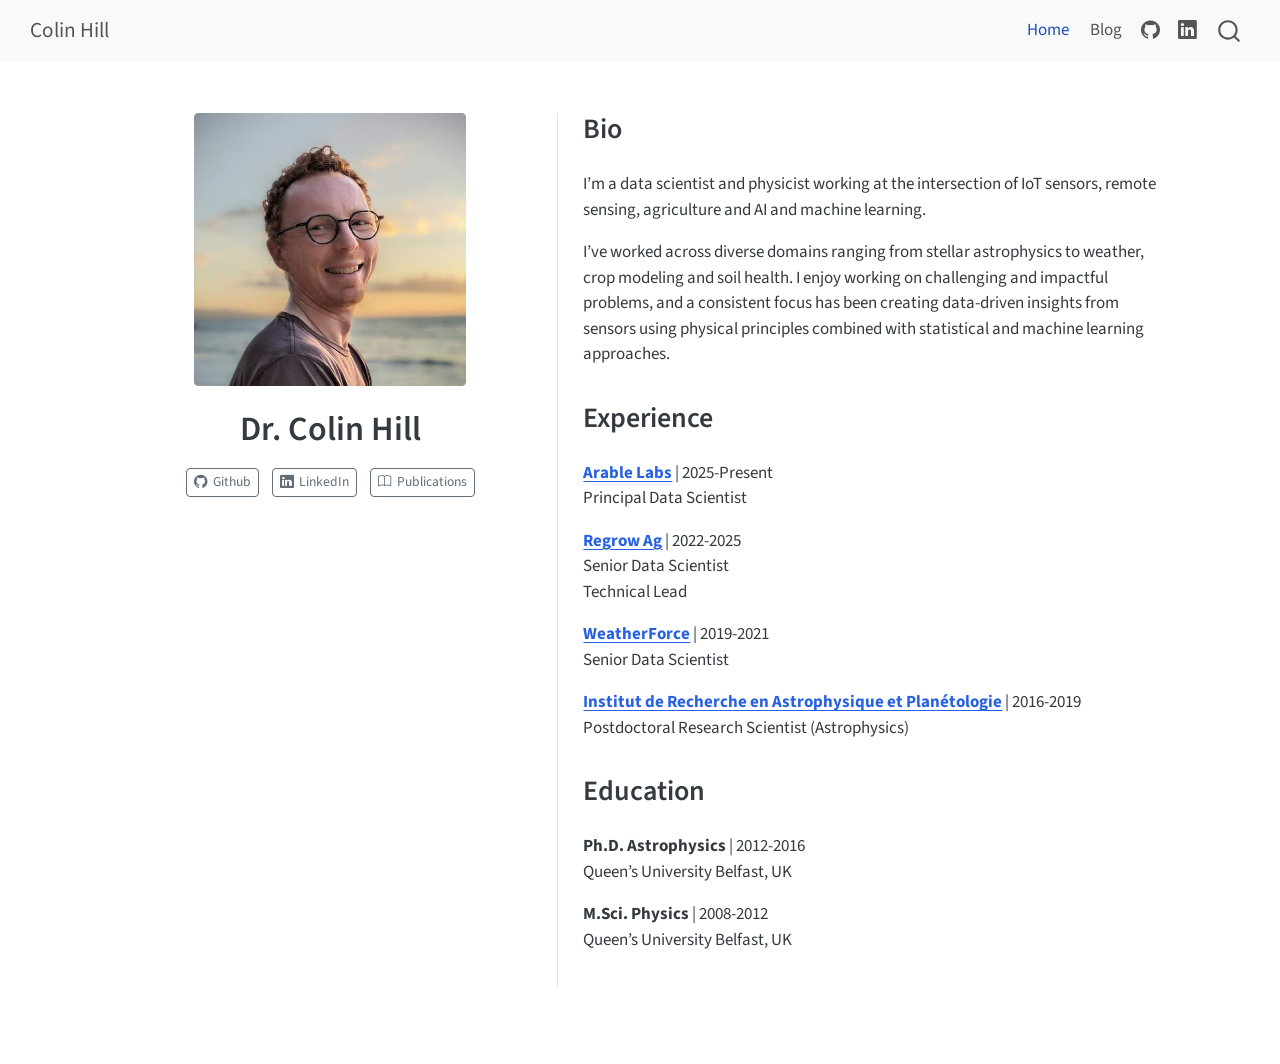
<file: index.html>
<!DOCTYPE html>
<html xmlns="http://www.w3.org/1999/xhtml" lang="en" xml:lang="en"><head>

<meta charset="utf-8">
<meta name="generator" content="quarto-1.8.27">

<meta name="viewport" content="width=device-width, initial-scale=1.0, user-scalable=yes">


<title>Dr.&nbsp;Colin Hill – Colin Hill</title>
<style>
code{white-space: pre-wrap;}
span.smallcaps{font-variant: small-caps;}
div.columns{display: flex; gap: min(4vw, 1.5em);}
div.column{flex: auto; overflow-x: auto;}
div.hanging-indent{margin-left: 1.5em; text-indent: -1.5em;}
ul.task-list{list-style: none;}
ul.task-list li input[type="checkbox"] {
  width: 0.8em;
  margin: 0 0.8em 0.2em -1em; /* quarto-specific, see https://github.com/quarto-dev/quarto-cli/issues/4556 */ 
  vertical-align: middle;
}
</style>


<script src="site_libs/quarto-nav/quarto-nav.js"></script>
<script src="site_libs/quarto-nav/headroom.min.js"></script>
<script src="site_libs/clipboard/clipboard.min.js"></script>
<script src="site_libs/quarto-search/autocomplete.umd.js"></script>
<script src="site_libs/quarto-search/fuse.min.js"></script>
<script src="site_libs/quarto-search/quarto-search.js"></script>
<meta name="quarto:offset" content="./">
<link href="./favicon.ico" rel="icon">
<script src="site_libs/quarto-html/quarto.js" type="module"></script>
<script src="site_libs/quarto-html/tabsets/tabsets.js" type="module"></script>
<script src="site_libs/quarto-html/axe/axe-check.js" type="module"></script>
<script src="site_libs/quarto-html/popper.min.js"></script>
<script src="site_libs/quarto-html/tippy.umd.min.js"></script>
<link href="site_libs/quarto-html/tippy.css" rel="stylesheet">
<link href="site_libs/quarto-html/quarto-syntax-highlighting-ed96de9b727972fe78a7b5d16c58bf87.css" rel="stylesheet" id="quarto-text-highlighting-styles">
<script src="site_libs/bootstrap/bootstrap.min.js"></script>
<link href="site_libs/bootstrap/bootstrap-icons.css" rel="stylesheet">
<link href="site_libs/bootstrap/bootstrap-e1a110b81e12a3e7f33e2fb0aba26ccc.min.css" rel="stylesheet" append-hash="true" id="quarto-bootstrap" data-mode="light">
<script id="quarto-search-options" type="application/json">{
  "location": "navbar",
  "copy-button": false,
  "collapse-after": 3,
  "panel-placement": "end",
  "type": "overlay",
  "limit": 50,
  "keyboard-shortcut": [
    "f",
    "/",
    "s"
  ],
  "show-item-context": false,
  "language": {
    "search-no-results-text": "No results",
    "search-matching-documents-text": "matching documents",
    "search-copy-link-title": "Copy link to search",
    "search-hide-matches-text": "Hide additional matches",
    "search-more-match-text": "more match in this document",
    "search-more-matches-text": "more matches in this document",
    "search-clear-button-title": "Clear",
    "search-text-placeholder": "",
    "search-detached-cancel-button-title": "Cancel",
    "search-submit-button-title": "Submit",
    "search-label": "Search"
  }
}</script>
<script async="" src="https://www.googletagmanager.com/gtag/js?id=G-838Z23X56N"></script>

<script type="text/javascript">

window.dataLayer = window.dataLayer || [];
function gtag(){dataLayer.push(arguments);}
gtag('js', new Date());
gtag('config', 'G-838Z23X56N', { 'anonymize_ip': true});
</script>


<link rel="stylesheet" href="styles.css">
</head>

<body class="nav-fixed fullcontent quarto-light">

<div id="quarto-search-results"></div>
  <header id="quarto-header" class="headroom fixed-top">
    <nav class="navbar navbar-expand-lg " data-bs-theme="dark">
      <div class="navbar-container container-fluid">
      <div class="navbar-brand-container mx-auto">
    <a class="navbar-brand" href="./index.html">
    <span class="navbar-title">Colin Hill</span>
    </a>
  </div>
            <div id="quarto-search" class="" title="Search"></div>
          <button class="navbar-toggler" type="button" data-bs-toggle="collapse" data-bs-target="#navbarCollapse" aria-controls="navbarCollapse" role="menu" aria-expanded="false" aria-label="Toggle navigation" onclick="if (window.quartoToggleHeadroom) { window.quartoToggleHeadroom(); }">
  <span class="navbar-toggler-icon"></span>
</button>
          <div class="collapse navbar-collapse" id="navbarCollapse">
            <ul class="navbar-nav navbar-nav-scroll ms-auto">
  <li class="nav-item">
    <a class="nav-link active" href="./index.html" aria-current="page"> 
<span class="menu-text">Home</span></a>
  </li>  
  <li class="nav-item">
    <a class="nav-link" href="./blog.html"> 
<span class="menu-text">Blog</span></a>
  </li>  
  <li class="nav-item compact">
    <a class="nav-link" href="https://github.com/colinahill/"> <i class="bi bi-github" role="img">
</i> 
<span class="menu-text"></span></a>
  </li>  
  <li class="nav-item compact">
    <a class="nav-link" href="https://www.linkedin.com/in/colinahill/"> <i class="bi bi-linkedin" role="img">
</i> 
<span class="menu-text"></span></a>
  </li>  
</ul>
          </div> <!-- /navcollapse -->
            <div class="quarto-navbar-tools">
</div>
      </div> <!-- /container-fluid -->
    </nav>
</header>
<!-- content -->
<div id="quarto-content" class="quarto-container page-columns page-rows-contents page-layout-article page-navbar">
<!-- sidebar -->
<!-- margin-sidebar -->
    
<!-- main -->
<div class="quarto-about-trestles">
  <div class="about-entity">
    <img src="about/profile.jpg" class="about-image
  rounded " style="width: 16em;">
<header id="title-block-header" class="quarto-title-block default">
<div class="quarto-title">
<h1 class="title">Dr.&nbsp;Colin Hill</h1>
</div>
<div class="quarto-title-meta">
  </div>
</header>
    <div class="about-links">
  <a href="https://github.com/colinahill/" class="about-link" rel="" target="">
    <i class="bi bi-github"></i>
     <span class="about-link-text">Github</span>
  </a>
  <a href="https://www.linkedin.com/in/colinahill/" class="about-link" rel="" target="">
    <i class="bi bi-linkedin"></i>
     <span class="about-link-text">LinkedIn</span>
  </a>
  <a href="https://scholar.google.com/citations?hl=en&amp;user=HTxD9ZEAAAAJ&amp;view_op=list_works&amp;gmla=ALUCkoWnkbn-iQsxnAJO_7hHcRoPUfoekBEX8ldWBjeAL6eB0RV2v1XSrfvN0CafvK78x-pQ9TzQGlHVbrhqiYGx" class="about-link" rel="" target="">
    <i class="bi bi-book"></i>
     <span class="about-link-text">Publications</span>
  </a>
</div>
  </div>
  <div class="about-contents"><main class="content" id="quarto-document-content">
<section id="bio" class="level2">
<h2 data-anchor-id="bio">Bio</h2>
<p>I’m a data scientist and physicist working at the intersection of IoT sensors, remote sensing, agriculture and AI and machine learning.</p>
<p>I’ve worked across diverse domains ranging from stellar astrophysics to weather, crop modeling and soil health. I enjoy working on challenging and impactful problems, and a consistent focus has been creating data-driven insights from sensors using physical principles combined with statistical and machine learning approaches.</p>
</section>
<section id="experience" class="level2">
<h2 data-anchor-id="experience">Experience</h2>
<p><a href="https://www.linkedin.com/company/arable-labs-inc./"><strong>Arable Labs</strong></a> | 2025-Present<br>
Principal Data Scientist</p>
<p><a href="https://www.linkedin.com/company/regrowag/"><strong>Regrow Ag</strong></a> | 2022-2025<br>
Senior Data Scientist<br>
Technical Lead</p>
<p><a href="https://www.linkedin.com/company/weatherforce/"><strong>WeatherForce</strong></a> | 2019-2021<br>
Senior Data Scientist</p>
<p><a href="https://www.irap.omp.eu/en/homepage-en"><strong>Institut de Recherche en Astrophysique et Planétologie</strong></a> | 2016-2019<br>
Postdoctoral Research Scientist (Astrophysics)</p>
</section>
<section id="education" class="level2">
<h2 data-anchor-id="education">Education</h2>
<p><strong>Ph.D.&nbsp;Astrophysics</strong> | 2012-2016<br>
Queen’s University Belfast, UK</p>
<p><strong>M.Sci. Physics</strong> | 2008-2012<br>
Queen’s University Belfast, UK</p>


</section>
</main></div>
</div>
 <!-- /main -->
<script id="quarto-html-after-body" type="application/javascript">
  window.document.addEventListener("DOMContentLoaded", function (event) {
    const isCodeAnnotation = (el) => {
      for (const clz of el.classList) {
        if (clz.startsWith('code-annotation-')) {                     
          return true;
        }
      }
      return false;
    }
    const onCopySuccess = function(e) {
      // button target
      const button = e.trigger;
      // don't keep focus
      button.blur();
      // flash "checked"
      button.classList.add('code-copy-button-checked');
      var currentTitle = button.getAttribute("title");
      button.setAttribute("title", "Copied!");
      let tooltip;
      if (window.bootstrap) {
        button.setAttribute("data-bs-toggle", "tooltip");
        button.setAttribute("data-bs-placement", "left");
        button.setAttribute("data-bs-title", "Copied!");
        tooltip = new bootstrap.Tooltip(button, 
          { trigger: "manual", 
            customClass: "code-copy-button-tooltip",
            offset: [0, -8]});
        tooltip.show();    
      }
      setTimeout(function() {
        if (tooltip) {
          tooltip.hide();
          button.removeAttribute("data-bs-title");
          button.removeAttribute("data-bs-toggle");
          button.removeAttribute("data-bs-placement");
        }
        button.setAttribute("title", currentTitle);
        button.classList.remove('code-copy-button-checked');
      }, 1000);
      // clear code selection
      e.clearSelection();
    }
    const getTextToCopy = function(trigger) {
      const outerScaffold = trigger.parentElement.cloneNode(true);
      const codeEl = outerScaffold.querySelector('code');
      for (const childEl of codeEl.children) {
        if (isCodeAnnotation(childEl)) {
          childEl.remove();
        }
      }
      return codeEl.innerText;
    }
    const clipboard = new window.ClipboardJS('.code-copy-button:not([data-in-quarto-modal])', {
      text: getTextToCopy
    });
    clipboard.on('success', onCopySuccess);
    if (window.document.getElementById('quarto-embedded-source-code-modal')) {
      const clipboardModal = new window.ClipboardJS('.code-copy-button[data-in-quarto-modal]', {
        text: getTextToCopy,
        container: window.document.getElementById('quarto-embedded-source-code-modal')
      });
      clipboardModal.on('success', onCopySuccess);
    }
      var localhostRegex = new RegExp(/^(?:http|https):\/\/localhost\:?[0-9]*\//);
      var mailtoRegex = new RegExp(/^mailto:/);
        var filterRegex = new RegExp("https:\/\/colinhill\.io\/");
      var isInternal = (href) => {
          return filterRegex.test(href) || localhostRegex.test(href) || mailtoRegex.test(href);
      }
      // Inspect non-navigation links and adorn them if external
     var links = window.document.querySelectorAll('a[href]:not(.nav-link):not(.navbar-brand):not(.toc-action):not(.sidebar-link):not(.sidebar-item-toggle):not(.pagination-link):not(.no-external):not([aria-hidden]):not(.dropdown-item):not(.quarto-navigation-tool):not(.about-link)');
      for (var i=0; i<links.length; i++) {
        const link = links[i];
        if (!isInternal(link.href)) {
          // undo the damage that might have been done by quarto-nav.js in the case of
          // links that we want to consider external
          if (link.dataset.originalHref !== undefined) {
            link.href = link.dataset.originalHref;
          }
        }
      }
    function tippyHover(el, contentFn, onTriggerFn, onUntriggerFn) {
      const config = {
        allowHTML: true,
        maxWidth: 500,
        delay: 100,
        arrow: false,
        appendTo: function(el) {
            return el.parentElement;
        },
        interactive: true,
        interactiveBorder: 10,
        theme: 'quarto',
        placement: 'bottom-start',
      };
      if (contentFn) {
        config.content = contentFn;
      }
      if (onTriggerFn) {
        config.onTrigger = onTriggerFn;
      }
      if (onUntriggerFn) {
        config.onUntrigger = onUntriggerFn;
      }
      window.tippy(el, config); 
    }
    const noterefs = window.document.querySelectorAll('a[role="doc-noteref"]');
    for (var i=0; i<noterefs.length; i++) {
      const ref = noterefs[i];
      tippyHover(ref, function() {
        // use id or data attribute instead here
        let href = ref.getAttribute('data-footnote-href') || ref.getAttribute('href');
        try { href = new URL(href).hash; } catch {}
        const id = href.replace(/^#\/?/, "");
        const note = window.document.getElementById(id);
        if (note) {
          return note.innerHTML;
        } else {
          return "";
        }
      });
    }
    const xrefs = window.document.querySelectorAll('a.quarto-xref');
    const processXRef = (id, note) => {
      // Strip column container classes
      const stripColumnClz = (el) => {
        el.classList.remove("page-full", "page-columns");
        if (el.children) {
          for (const child of el.children) {
            stripColumnClz(child);
          }
        }
      }
      stripColumnClz(note)
      if (id === null || id.startsWith('sec-')) {
        // Special case sections, only their first couple elements
        const container = document.createElement("div");
        if (note.children && note.children.length > 2) {
          container.appendChild(note.children[0].cloneNode(true));
          for (let i = 1; i < note.children.length; i++) {
            const child = note.children[i];
            if (child.tagName === "P" && child.innerText === "") {
              continue;
            } else {
              container.appendChild(child.cloneNode(true));
              break;
            }
          }
          if (window.Quarto?.typesetMath) {
            window.Quarto.typesetMath(container);
          }
          return container.innerHTML
        } else {
          if (window.Quarto?.typesetMath) {
            window.Quarto.typesetMath(note);
          }
          return note.innerHTML;
        }
      } else {
        // Remove any anchor links if they are present
        const anchorLink = note.querySelector('a.anchorjs-link');
        if (anchorLink) {
          anchorLink.remove();
        }
        if (window.Quarto?.typesetMath) {
          window.Quarto.typesetMath(note);
        }
        if (note.classList.contains("callout")) {
          return note.outerHTML;
        } else {
          return note.innerHTML;
        }
      }
    }
    for (var i=0; i<xrefs.length; i++) {
      const xref = xrefs[i];
      tippyHover(xref, undefined, function(instance) {
        instance.disable();
        let url = xref.getAttribute('href');
        let hash = undefined; 
        if (url.startsWith('#')) {
          hash = url;
        } else {
          try { hash = new URL(url).hash; } catch {}
        }
        if (hash) {
          const id = hash.replace(/^#\/?/, "");
          const note = window.document.getElementById(id);
          if (note !== null) {
            try {
              const html = processXRef(id, note.cloneNode(true));
              instance.setContent(html);
            } finally {
              instance.enable();
              instance.show();
            }
          } else {
            // See if we can fetch this
            fetch(url.split('#')[0])
            .then(res => res.text())
            .then(html => {
              const parser = new DOMParser();
              const htmlDoc = parser.parseFromString(html, "text/html");
              const note = htmlDoc.getElementById(id);
              if (note !== null) {
                const html = processXRef(id, note);
                instance.setContent(html);
              } 
            }).finally(() => {
              instance.enable();
              instance.show();
            });
          }
        } else {
          // See if we can fetch a full url (with no hash to target)
          // This is a special case and we should probably do some content thinning / targeting
          fetch(url)
          .then(res => res.text())
          .then(html => {
            const parser = new DOMParser();
            const htmlDoc = parser.parseFromString(html, "text/html");
            const note = htmlDoc.querySelector('main.content');
            if (note !== null) {
              // This should only happen for chapter cross references
              // (since there is no id in the URL)
              // remove the first header
              if (note.children.length > 0 && note.children[0].tagName === "HEADER") {
                note.children[0].remove();
              }
              const html = processXRef(null, note);
              instance.setContent(html);
            } 
          }).finally(() => {
            instance.enable();
            instance.show();
          });
        }
      }, function(instance) {
      });
    }
        let selectedAnnoteEl;
        const selectorForAnnotation = ( cell, annotation) => {
          let cellAttr = 'data-code-cell="' + cell + '"';
          let lineAttr = 'data-code-annotation="' +  annotation + '"';
          const selector = 'span[' + cellAttr + '][' + lineAttr + ']';
          return selector;
        }
        const selectCodeLines = (annoteEl) => {
          const doc = window.document;
          const targetCell = annoteEl.getAttribute("data-target-cell");
          const targetAnnotation = annoteEl.getAttribute("data-target-annotation");
          const annoteSpan = window.document.querySelector(selectorForAnnotation(targetCell, targetAnnotation));
          const lines = annoteSpan.getAttribute("data-code-lines").split(",");
          const lineIds = lines.map((line) => {
            return targetCell + "-" + line;
          })
          let top = null;
          let height = null;
          let parent = null;
          if (lineIds.length > 0) {
              //compute the position of the single el (top and bottom and make a div)
              const el = window.document.getElementById(lineIds[0]);
              top = el.offsetTop;
              height = el.offsetHeight;
              parent = el.parentElement.parentElement;
            if (lineIds.length > 1) {
              const lastEl = window.document.getElementById(lineIds[lineIds.length - 1]);
              const bottom = lastEl.offsetTop + lastEl.offsetHeight;
              height = bottom - top;
            }
            if (top !== null && height !== null && parent !== null) {
              // cook up a div (if necessary) and position it 
              let div = window.document.getElementById("code-annotation-line-highlight");
              if (div === null) {
                div = window.document.createElement("div");
                div.setAttribute("id", "code-annotation-line-highlight");
                div.style.position = 'absolute';
                parent.appendChild(div);
              }
              div.style.top = top - 2 + "px";
              div.style.height = height + 4 + "px";
              div.style.left = 0;
              let gutterDiv = window.document.getElementById("code-annotation-line-highlight-gutter");
              if (gutterDiv === null) {
                gutterDiv = window.document.createElement("div");
                gutterDiv.setAttribute("id", "code-annotation-line-highlight-gutter");
                gutterDiv.style.position = 'absolute';
                const codeCell = window.document.getElementById(targetCell);
                const gutter = codeCell.querySelector('.code-annotation-gutter');
                gutter.appendChild(gutterDiv);
              }
              gutterDiv.style.top = top - 2 + "px";
              gutterDiv.style.height = height + 4 + "px";
            }
            selectedAnnoteEl = annoteEl;
          }
        };
        const unselectCodeLines = () => {
          const elementsIds = ["code-annotation-line-highlight", "code-annotation-line-highlight-gutter"];
          elementsIds.forEach((elId) => {
            const div = window.document.getElementById(elId);
            if (div) {
              div.remove();
            }
          });
          selectedAnnoteEl = undefined;
        };
          // Handle positioning of the toggle
      window.addEventListener(
        "resize",
        throttle(() => {
          elRect = undefined;
          if (selectedAnnoteEl) {
            selectCodeLines(selectedAnnoteEl);
          }
        }, 10)
      );
      function throttle(fn, ms) {
      let throttle = false;
      let timer;
        return (...args) => {
          if(!throttle) { // first call gets through
              fn.apply(this, args);
              throttle = true;
          } else { // all the others get throttled
              if(timer) clearTimeout(timer); // cancel #2
              timer = setTimeout(() => {
                fn.apply(this, args);
                timer = throttle = false;
              }, ms);
          }
        };
      }
        // Attach click handler to the DT
        const annoteDls = window.document.querySelectorAll('dt[data-target-cell]');
        for (const annoteDlNode of annoteDls) {
          annoteDlNode.addEventListener('click', (event) => {
            const clickedEl = event.target;
            if (clickedEl !== selectedAnnoteEl) {
              unselectCodeLines();
              const activeEl = window.document.querySelector('dt[data-target-cell].code-annotation-active');
              if (activeEl) {
                activeEl.classList.remove('code-annotation-active');
              }
              selectCodeLines(clickedEl);
              clickedEl.classList.add('code-annotation-active');
            } else {
              // Unselect the line
              unselectCodeLines();
              clickedEl.classList.remove('code-annotation-active');
            }
          });
        }
    const findCites = (el) => {
      const parentEl = el.parentElement;
      if (parentEl) {
        const cites = parentEl.dataset.cites;
        if (cites) {
          return {
            el,
            cites: cites.split(' ')
          };
        } else {
          return findCites(el.parentElement)
        }
      } else {
        return undefined;
      }
    };
    var bibliorefs = window.document.querySelectorAll('a[role="doc-biblioref"]');
    for (var i=0; i<bibliorefs.length; i++) {
      const ref = bibliorefs[i];
      const citeInfo = findCites(ref);
      if (citeInfo) {
        tippyHover(citeInfo.el, function() {
          var popup = window.document.createElement('div');
          citeInfo.cites.forEach(function(cite) {
            var citeDiv = window.document.createElement('div');
            citeDiv.classList.add('hanging-indent');
            citeDiv.classList.add('csl-entry');
            var biblioDiv = window.document.getElementById('ref-' + cite);
            if (biblioDiv) {
              citeDiv.innerHTML = biblioDiv.innerHTML;
            }
            popup.appendChild(citeDiv);
          });
          return popup.innerHTML;
        });
      }
    }
  });
  </script>
</div> <!-- /content -->




</body></html>
</file>
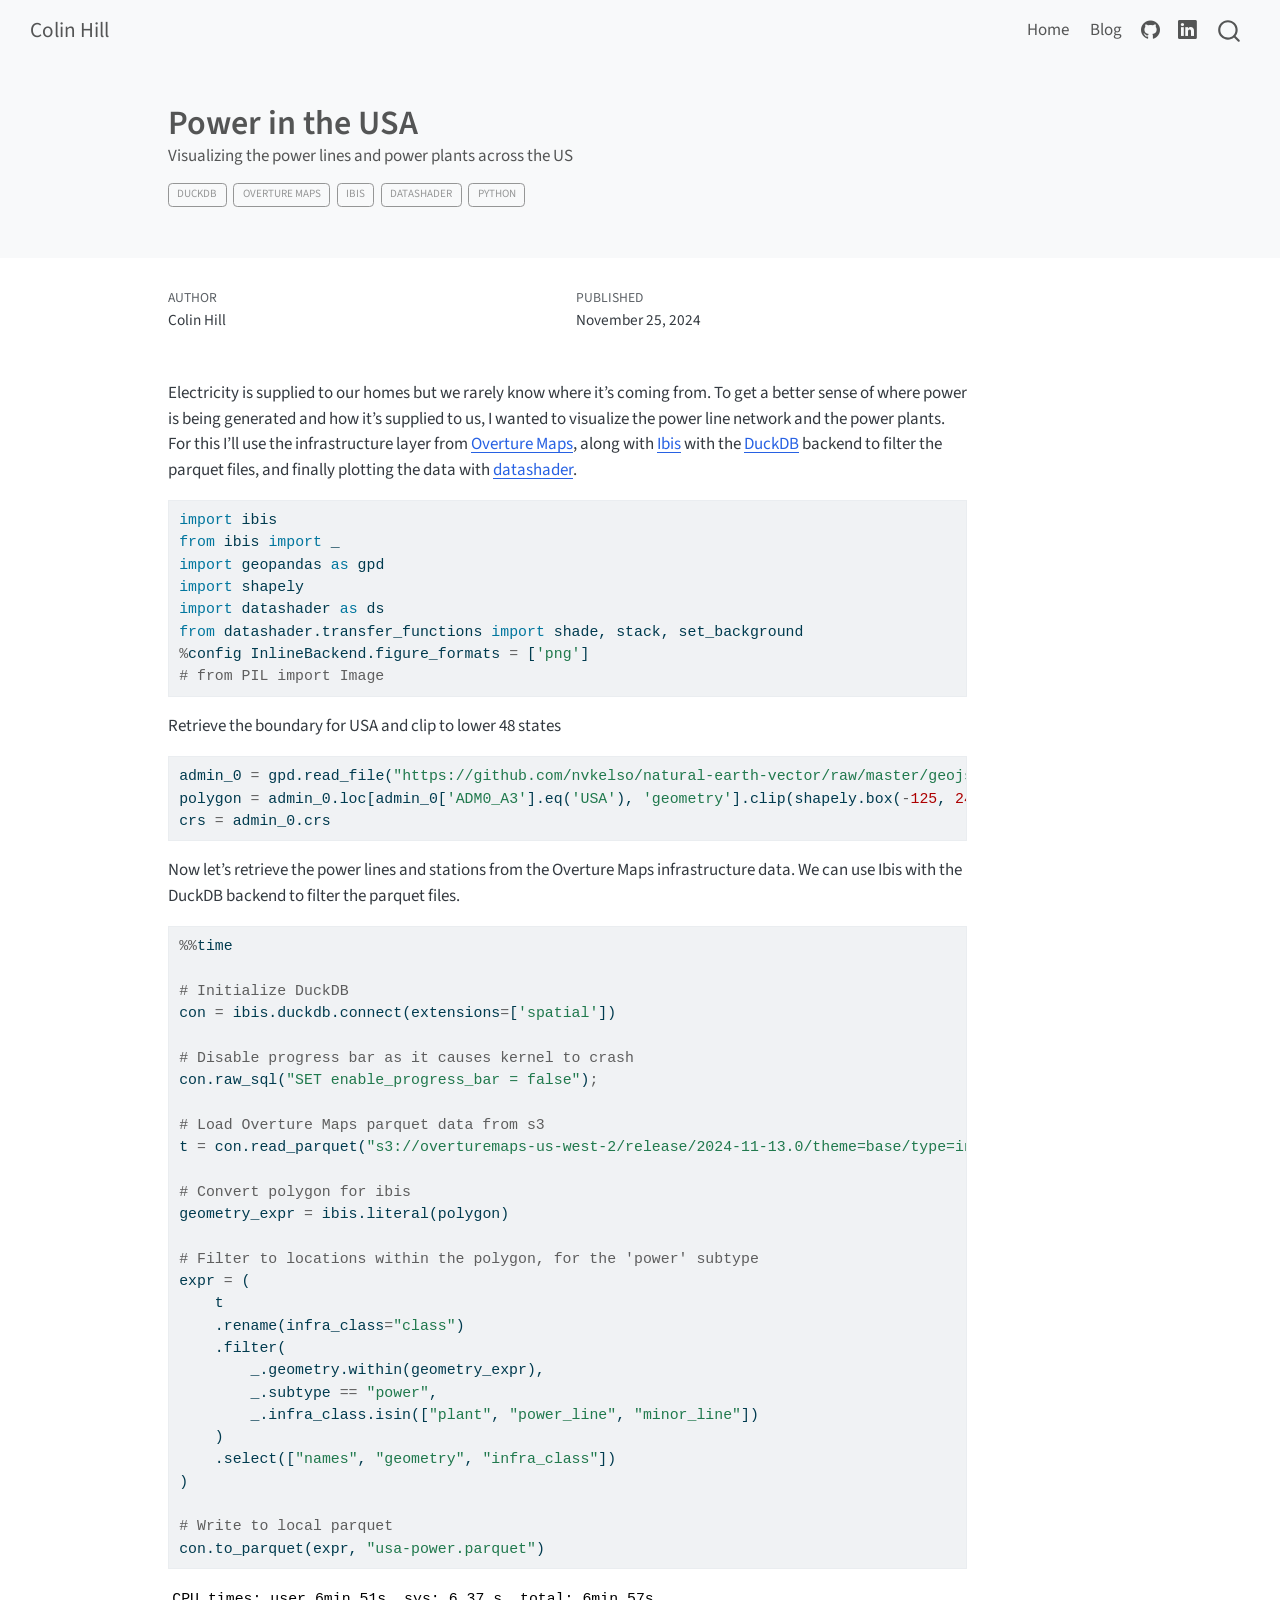
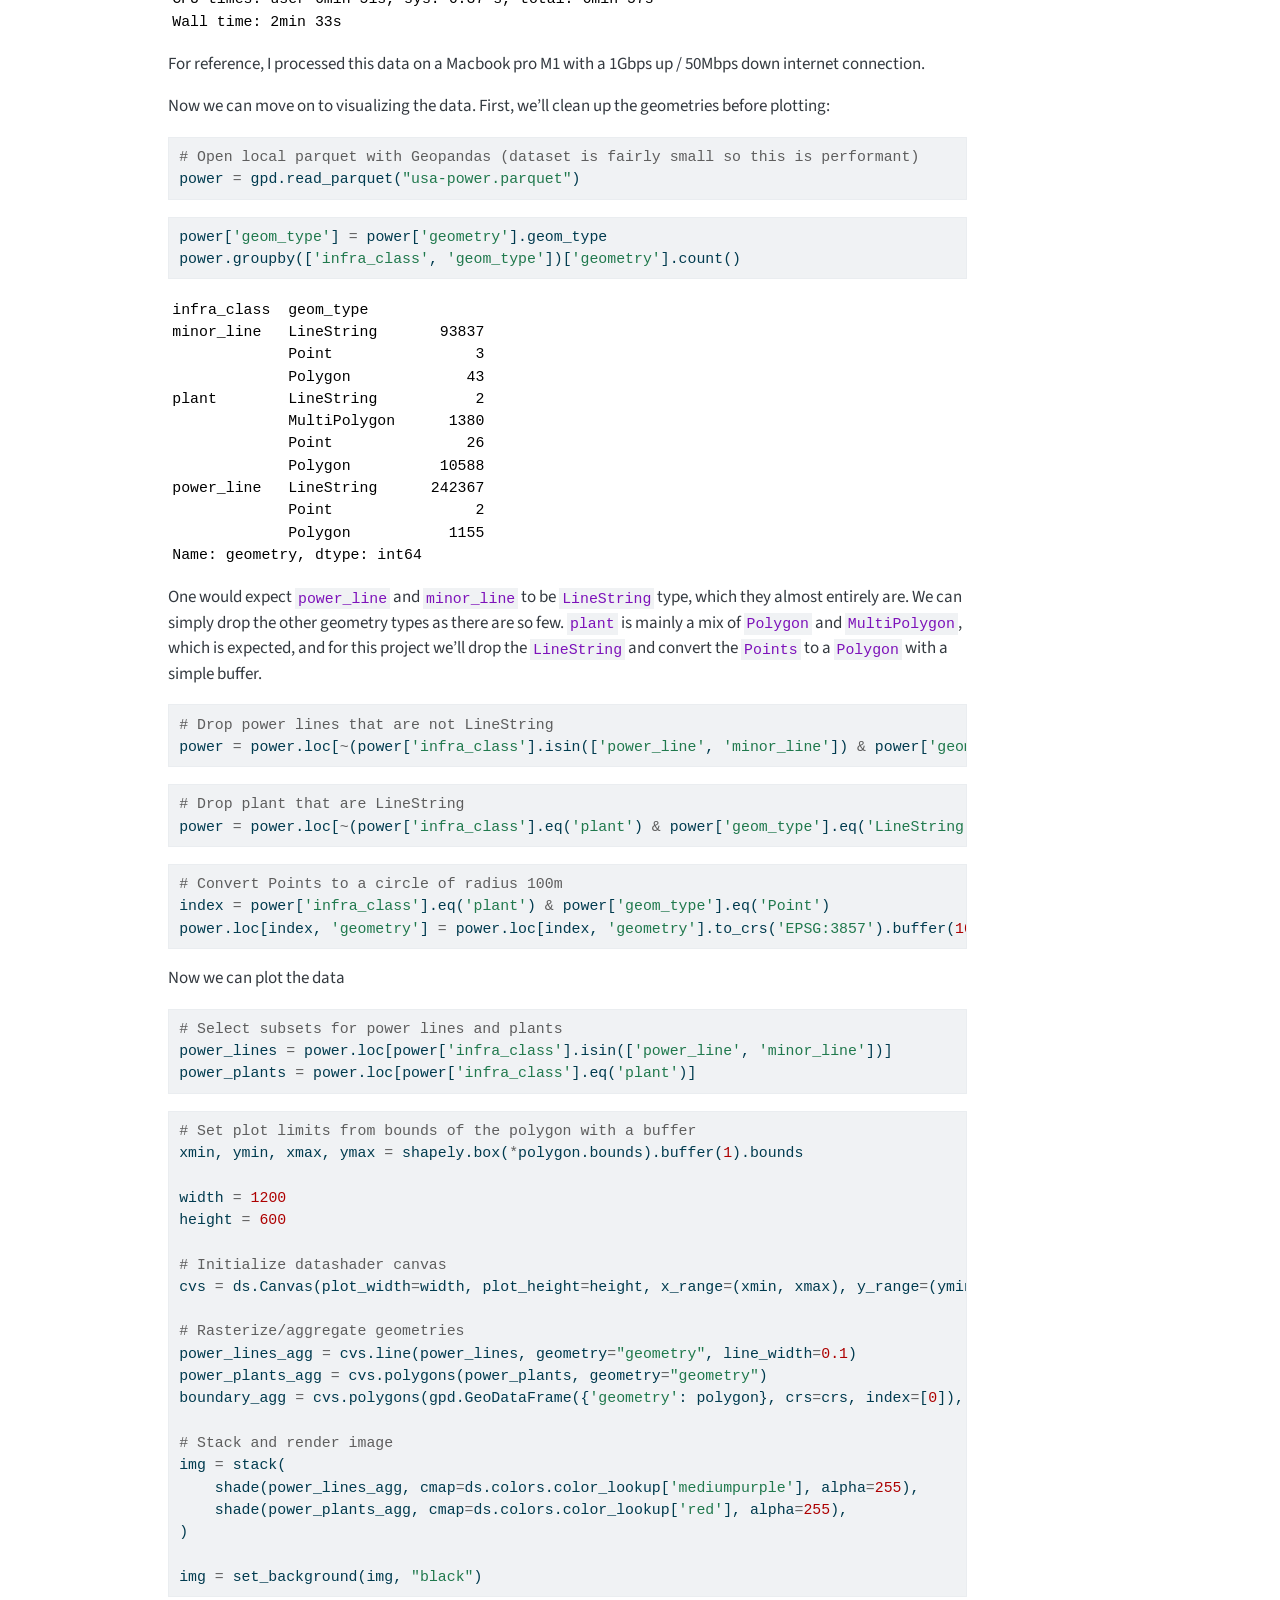
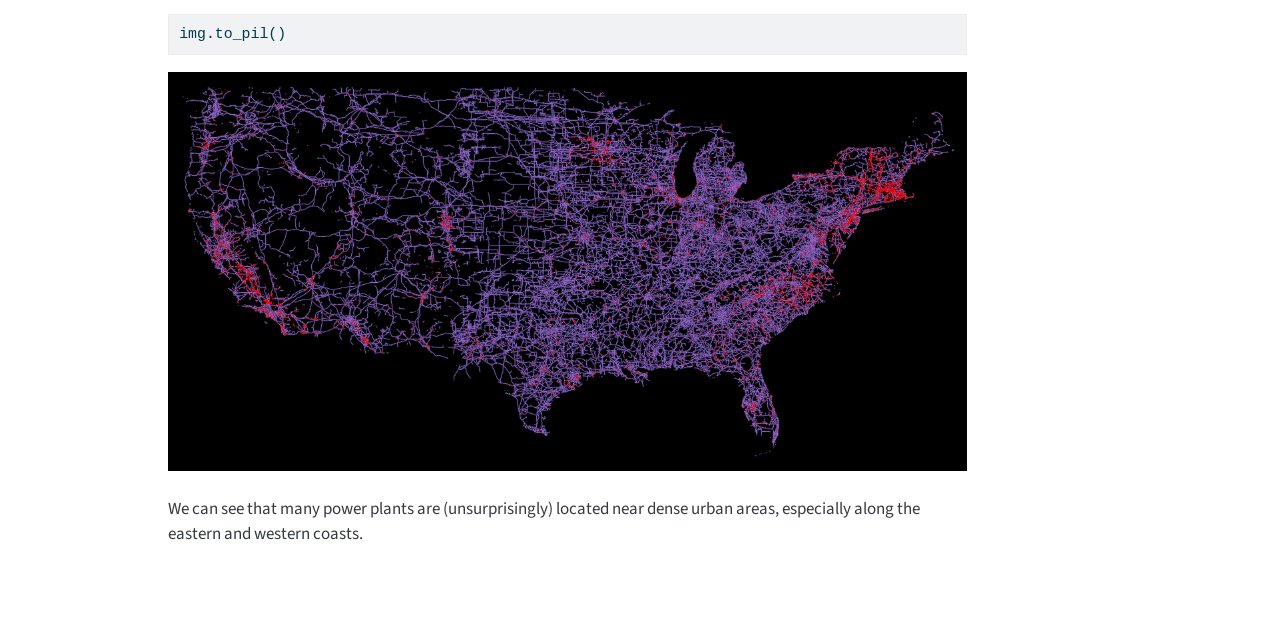
<file: posts/power_usa/index.html>
<!DOCTYPE html>
<html xmlns="http://www.w3.org/1999/xhtml" lang="en" xml:lang="en"><head>

<meta charset="utf-8">
<meta name="generator" content="quarto-1.8.27">

<meta name="viewport" content="width=device-width, initial-scale=1.0, user-scalable=yes">

<meta name="author" content="Colin Hill">
<meta name="dcterms.date" content="2024-11-25">
<meta name="description" content="Visualizing the power lines and power plants across the US">

<title>Power in the USA – Colin Hill</title>
<style>
code{white-space: pre-wrap;}
span.smallcaps{font-variant: small-caps;}
div.columns{display: flex; gap: min(4vw, 1.5em);}
div.column{flex: auto; overflow-x: auto;}
div.hanging-indent{margin-left: 1.5em; text-indent: -1.5em;}
ul.task-list{list-style: none;}
ul.task-list li input[type="checkbox"] {
  width: 0.8em;
  margin: 0 0.8em 0.2em -1em; /* quarto-specific, see https://github.com/quarto-dev/quarto-cli/issues/4556 */ 
  vertical-align: middle;
}
/* CSS for syntax highlighting */
html { -webkit-text-size-adjust: 100%; }
pre > code.sourceCode { white-space: pre; position: relative; }
pre > code.sourceCode > span { display: inline-block; line-height: 1.25; }
pre > code.sourceCode > span:empty { height: 1.2em; }
.sourceCode { overflow: visible; }
code.sourceCode > span { color: inherit; text-decoration: inherit; }
div.sourceCode { margin: 1em 0; }
pre.sourceCode { margin: 0; }
@media screen {
div.sourceCode { overflow: auto; }
}
@media print {
pre > code.sourceCode { white-space: pre-wrap; }
pre > code.sourceCode > span { text-indent: -5em; padding-left: 5em; }
}
pre.numberSource code
  { counter-reset: source-line 0; }
pre.numberSource code > span
  { position: relative; left: -4em; counter-increment: source-line; }
pre.numberSource code > span > a:first-child::before
  { content: counter(source-line);
    position: relative; left: -1em; text-align: right; vertical-align: baseline;
    border: none; display: inline-block;
    -webkit-touch-callout: none; -webkit-user-select: none;
    -khtml-user-select: none; -moz-user-select: none;
    -ms-user-select: none; user-select: none;
    padding: 0 4px; width: 4em;
  }
pre.numberSource { margin-left: 3em;  padding-left: 4px; }
div.sourceCode
  {   }
@media screen {
pre > code.sourceCode > span > a:first-child::before { text-decoration: underline; }
}
</style>


<script src="../../site_libs/quarto-nav/quarto-nav.js"></script>
<script src="../../site_libs/quarto-nav/headroom.min.js"></script>
<script src="../../site_libs/clipboard/clipboard.min.js"></script>
<script src="../../site_libs/quarto-search/autocomplete.umd.js"></script>
<script src="../../site_libs/quarto-search/fuse.min.js"></script>
<script src="../../site_libs/quarto-search/quarto-search.js"></script>
<meta name="quarto:offset" content="../../">
<link href="../../favicon.ico" rel="icon">
<script src="../../site_libs/quarto-html/quarto.js" type="module"></script>
<script src="../../site_libs/quarto-html/tabsets/tabsets.js" type="module"></script>
<script src="../../site_libs/quarto-html/axe/axe-check.js" type="module"></script>
<script src="../../site_libs/quarto-html/popper.min.js"></script>
<script src="../../site_libs/quarto-html/tippy.umd.min.js"></script>
<script src="../../site_libs/quarto-html/anchor.min.js"></script>
<link href="../../site_libs/quarto-html/tippy.css" rel="stylesheet">
<link href="../../site_libs/quarto-html/quarto-syntax-highlighting-ed96de9b727972fe78a7b5d16c58bf87.css" rel="stylesheet" id="quarto-text-highlighting-styles">
<script src="../../site_libs/bootstrap/bootstrap.min.js"></script>
<link href="../../site_libs/bootstrap/bootstrap-icons.css" rel="stylesheet">
<link href="../../site_libs/bootstrap/bootstrap-5b4ad623e5705c0698d39aec6f10cf02.min.css" rel="stylesheet" append-hash="true" id="quarto-bootstrap" data-mode="light">
<script id="quarto-search-options" type="application/json">{
  "location": "navbar",
  "copy-button": false,
  "collapse-after": 3,
  "panel-placement": "end",
  "type": "overlay",
  "limit": 50,
  "keyboard-shortcut": [
    "f",
    "/",
    "s"
  ],
  "show-item-context": false,
  "language": {
    "search-no-results-text": "No results",
    "search-matching-documents-text": "matching documents",
    "search-copy-link-title": "Copy link to search",
    "search-hide-matches-text": "Hide additional matches",
    "search-more-match-text": "more match in this document",
    "search-more-matches-text": "more matches in this document",
    "search-clear-button-title": "Clear",
    "search-text-placeholder": "",
    "search-detached-cancel-button-title": "Cancel",
    "search-submit-button-title": "Submit",
    "search-label": "Search"
  }
}</script>
<script async="" src="https://www.googletagmanager.com/gtag/js?id=G-838Z23X56N"></script>

<script type="text/javascript">

window.dataLayer = window.dataLayer || [];
function gtag(){dataLayer.push(arguments);}
gtag('js', new Date());
gtag('config', 'G-838Z23X56N', { 'anonymize_ip': true});
</script>


<link rel="stylesheet" href="../../styles.css">
</head>

<body class="nav-fixed quarto-light">

<div id="quarto-search-results"></div>
  <header id="quarto-header" class="headroom fixed-top quarto-banner">
    <nav class="navbar navbar-expand-lg " data-bs-theme="dark">
      <div class="navbar-container container-fluid">
      <div class="navbar-brand-container mx-auto">
    <a class="navbar-brand" href="../../index.html">
    <span class="navbar-title">Colin Hill</span>
    </a>
  </div>
            <div id="quarto-search" class="" title="Search"></div>
          <button class="navbar-toggler" type="button" data-bs-toggle="collapse" data-bs-target="#navbarCollapse" aria-controls="navbarCollapse" role="menu" aria-expanded="false" aria-label="Toggle navigation" onclick="if (window.quartoToggleHeadroom) { window.quartoToggleHeadroom(); }">
  <span class="navbar-toggler-icon"></span>
</button>
          <div class="collapse navbar-collapse" id="navbarCollapse">
            <ul class="navbar-nav navbar-nav-scroll ms-auto">
  <li class="nav-item">
    <a class="nav-link" href="../../index.html"> 
<span class="menu-text">Home</span></a>
  </li>  
  <li class="nav-item">
    <a class="nav-link" href="../../blog.html"> 
<span class="menu-text">Blog</span></a>
  </li>  
  <li class="nav-item compact">
    <a class="nav-link" href="https://github.com/colinahill/"> <i class="bi bi-github" role="img">
</i> 
<span class="menu-text"></span></a>
  </li>  
  <li class="nav-item compact">
    <a class="nav-link" href="https://www.linkedin.com/in/colinahill/"> <i class="bi bi-linkedin" role="img">
</i> 
<span class="menu-text"></span></a>
  </li>  
</ul>
          </div> <!-- /navcollapse -->
            <div class="quarto-navbar-tools">
</div>
      </div> <!-- /container-fluid -->
    </nav>
</header>
<!-- content -->
<header id="title-block-header" class="quarto-title-block default page-columns page-full">
  <div class="quarto-title-banner page-columns page-full">
    <div class="quarto-title column-body">
      <h1 class="title">Power in the USA</h1>
                  <div>
        <div class="description">
          Visualizing the power lines and power plants across the US
        </div>
      </div>
                          <div class="quarto-categories">
                <div class="quarto-category">DuckDB</div>
                <div class="quarto-category">Overture Maps</div>
                <div class="quarto-category">Ibis</div>
                <div class="quarto-category">Datashader</div>
                <div class="quarto-category">Python</div>
              </div>
                  </div>
  </div>
    
  
  <div class="quarto-title-meta">

      <div>
      <div class="quarto-title-meta-heading">Author</div>
      <div class="quarto-title-meta-contents">
               <p>Colin Hill </p>
            </div>
    </div>
      
      <div>
      <div class="quarto-title-meta-heading">Published</div>
      <div class="quarto-title-meta-contents">
        <p class="date">November 25, 2024</p>
      </div>
    </div>
    
      
    </div>
    
  
  </header><div id="quarto-content" class="quarto-container page-columns page-rows-contents page-layout-article page-navbar">
<!-- sidebar -->
<!-- margin-sidebar -->
    <div id="quarto-margin-sidebar" class="sidebar margin-sidebar zindex-bottom">
        
    </div>
<!-- main -->
<main class="content quarto-banner-title-block" id="quarto-document-content">





<p>Electricity is supplied to our homes but we rarely know where it’s coming from. To get a better sense of where power is being generated and how it’s supplied to us, I wanted to visualize the power line network and the power plants. For this I’ll use the infrastructure layer from <a href="https://docs.overturemaps.org/">Overture Maps</a>, along with <a href="https://ibis-project.org/">Ibis</a> with the <a href="https://ibis-project.org/backends/duckdb">DuckDB</a> backend to filter the parquet files, and finally plotting the data with <a href="https://datashader.org/">datashader</a>.</p>
<div id="cell-2" class="cell" data-execution_count="332">
<div class="code-copy-outer-scaffold"><div class="sourceCode cell-code" id="cb1"><pre class="sourceCode python code-with-copy"><code class="sourceCode python"><span id="cb1-1"><a href="#cb1-1" aria-hidden="true" tabindex="-1"></a><span class="im">import</span> ibis</span>
<span id="cb1-2"><a href="#cb1-2" aria-hidden="true" tabindex="-1"></a><span class="im">from</span> ibis <span class="im">import</span> _</span>
<span id="cb1-3"><a href="#cb1-3" aria-hidden="true" tabindex="-1"></a><span class="im">import</span> geopandas <span class="im">as</span> gpd</span>
<span id="cb1-4"><a href="#cb1-4" aria-hidden="true" tabindex="-1"></a><span class="im">import</span> shapely</span>
<span id="cb1-5"><a href="#cb1-5" aria-hidden="true" tabindex="-1"></a><span class="im">import</span> datashader <span class="im">as</span> ds</span>
<span id="cb1-6"><a href="#cb1-6" aria-hidden="true" tabindex="-1"></a><span class="im">from</span> datashader.transfer_functions <span class="im">import</span> shade, stack, set_background</span>
<span id="cb1-7"><a href="#cb1-7" aria-hidden="true" tabindex="-1"></a><span class="op">%</span>config InlineBackend.figure_formats <span class="op">=</span> [<span class="st">'png'</span>]</span>
<span id="cb1-8"><a href="#cb1-8" aria-hidden="true" tabindex="-1"></a><span class="co"># from PIL import Image</span></span></code></pre></div><button title="Copy to Clipboard" class="code-copy-button"><i class="bi"></i></button></div>
</div>
<p>Retrieve the boundary for USA and clip to lower 48 states</p>
<div id="cell-4" class="cell" data-execution_count="252">
<div class="code-copy-outer-scaffold"><div class="sourceCode cell-code" id="cb2"><pre class="sourceCode python code-with-copy"><code class="sourceCode python"><span id="cb2-1"><a href="#cb2-1" aria-hidden="true" tabindex="-1"></a>admin_0 <span class="op">=</span> gpd.read_file(<span class="st">"https://github.com/nvkelso/natural-earth-vector/raw/master/geojson/ne_10m_admin_0_countries.geojson"</span>)</span>
<span id="cb2-2"><a href="#cb2-2" aria-hidden="true" tabindex="-1"></a>polygon <span class="op">=</span> admin_0.loc[admin_0[<span class="st">'ADM0_A3'</span>].eq(<span class="st">'USA'</span>), <span class="st">'geometry'</span>].clip(shapely.box(<span class="op">-</span><span class="dv">125</span>, <span class="dv">24</span>, <span class="op">-</span><span class="dv">65</span>, <span class="dv">49</span>)).iloc[<span class="dv">0</span>]</span>
<span id="cb2-3"><a href="#cb2-3" aria-hidden="true" tabindex="-1"></a>crs <span class="op">=</span> admin_0.crs</span></code></pre></div><button title="Copy to Clipboard" class="code-copy-button"><i class="bi"></i></button></div>
</div>
<p>Now let’s retrieve the power lines and stations from the Overture Maps infrastructure data. We can use Ibis with the DuckDB backend to filter the parquet files.</p>
<div id="cell-6" class="cell" data-execution_count="253">
<div class="code-copy-outer-scaffold"><div class="sourceCode cell-code" id="cb3"><pre class="sourceCode python code-with-copy"><code class="sourceCode python"><span id="cb3-1"><a href="#cb3-1" aria-hidden="true" tabindex="-1"></a><span class="op">%%</span>time</span>
<span id="cb3-2"><a href="#cb3-2" aria-hidden="true" tabindex="-1"></a></span>
<span id="cb3-3"><a href="#cb3-3" aria-hidden="true" tabindex="-1"></a><span class="co"># Initialize DuckDB</span></span>
<span id="cb3-4"><a href="#cb3-4" aria-hidden="true" tabindex="-1"></a>con <span class="op">=</span> ibis.duckdb.<span class="ex">connect</span>(extensions<span class="op">=</span>[<span class="st">'spatial'</span>])</span>
<span id="cb3-5"><a href="#cb3-5" aria-hidden="true" tabindex="-1"></a></span>
<span id="cb3-6"><a href="#cb3-6" aria-hidden="true" tabindex="-1"></a><span class="co"># Disable progress bar as it causes kernel to crash</span></span>
<span id="cb3-7"><a href="#cb3-7" aria-hidden="true" tabindex="-1"></a>con.raw_sql(<span class="st">"SET enable_progress_bar = false"</span>)<span class="op">;</span></span>
<span id="cb3-8"><a href="#cb3-8" aria-hidden="true" tabindex="-1"></a></span>
<span id="cb3-9"><a href="#cb3-9" aria-hidden="true" tabindex="-1"></a><span class="co"># Load Overture Maps parquet data from s3</span></span>
<span id="cb3-10"><a href="#cb3-10" aria-hidden="true" tabindex="-1"></a>t <span class="op">=</span> con.read_parquet(<span class="st">"s3://overturemaps-us-west-2/release/2024-11-13.0/theme=base/type=infrastructure/*"</span>, table_name<span class="op">=</span><span class="st">"infra-usa"</span>)</span>
<span id="cb3-11"><a href="#cb3-11" aria-hidden="true" tabindex="-1"></a></span>
<span id="cb3-12"><a href="#cb3-12" aria-hidden="true" tabindex="-1"></a><span class="co"># Convert polygon for ibis</span></span>
<span id="cb3-13"><a href="#cb3-13" aria-hidden="true" tabindex="-1"></a>geometry_expr <span class="op">=</span> ibis.literal(polygon)</span>
<span id="cb3-14"><a href="#cb3-14" aria-hidden="true" tabindex="-1"></a></span>
<span id="cb3-15"><a href="#cb3-15" aria-hidden="true" tabindex="-1"></a><span class="co"># Filter to locations within the polygon, for the 'power' subtype</span></span>
<span id="cb3-16"><a href="#cb3-16" aria-hidden="true" tabindex="-1"></a>expr <span class="op">=</span> (</span>
<span id="cb3-17"><a href="#cb3-17" aria-hidden="true" tabindex="-1"></a>    t</span>
<span id="cb3-18"><a href="#cb3-18" aria-hidden="true" tabindex="-1"></a>    .rename(infra_class<span class="op">=</span><span class="st">"class"</span>)</span>
<span id="cb3-19"><a href="#cb3-19" aria-hidden="true" tabindex="-1"></a>    .<span class="bu">filter</span>(</span>
<span id="cb3-20"><a href="#cb3-20" aria-hidden="true" tabindex="-1"></a>        _.geometry.within(geometry_expr),</span>
<span id="cb3-21"><a href="#cb3-21" aria-hidden="true" tabindex="-1"></a>        _.subtype <span class="op">==</span> <span class="st">"power"</span>,</span>
<span id="cb3-22"><a href="#cb3-22" aria-hidden="true" tabindex="-1"></a>        _.infra_class.isin([<span class="st">"plant"</span>, <span class="st">"power_line"</span>, <span class="st">"minor_line"</span>])</span>
<span id="cb3-23"><a href="#cb3-23" aria-hidden="true" tabindex="-1"></a>    )</span>
<span id="cb3-24"><a href="#cb3-24" aria-hidden="true" tabindex="-1"></a>    .select([<span class="st">"names"</span>, <span class="st">"geometry"</span>, <span class="st">"infra_class"</span>])</span>
<span id="cb3-25"><a href="#cb3-25" aria-hidden="true" tabindex="-1"></a>)</span>
<span id="cb3-26"><a href="#cb3-26" aria-hidden="true" tabindex="-1"></a></span>
<span id="cb3-27"><a href="#cb3-27" aria-hidden="true" tabindex="-1"></a><span class="co"># Write to local parquet</span></span>
<span id="cb3-28"><a href="#cb3-28" aria-hidden="true" tabindex="-1"></a>con.to_parquet(expr, <span class="st">"usa-power.parquet"</span>)</span></code></pre></div><button title="Copy to Clipboard" class="code-copy-button"><i class="bi"></i></button></div>
<div class="cell-output cell-output-stdout">
<pre><code>CPU times: user 6min 51s, sys: 6.37 s, total: 6min 57s
Wall time: 2min 33s</code></pre>
</div>
</div>
<p>For reference, I processed this data on a Macbook pro M1 with a 1Gbps up / 50Mbps down internet connection.</p>
<p>Now we can move on to visualizing the data. First, we’ll clean up the geometries before plotting:</p>
<div id="cell-9" class="cell" data-execution_count="254">
<div class="code-copy-outer-scaffold"><div class="sourceCode cell-code" id="cb5"><pre class="sourceCode python code-with-copy"><code class="sourceCode python"><span id="cb5-1"><a href="#cb5-1" aria-hidden="true" tabindex="-1"></a><span class="co"># Open local parquet with Geopandas (dataset is fairly small so this is performant)</span></span>
<span id="cb5-2"><a href="#cb5-2" aria-hidden="true" tabindex="-1"></a>power <span class="op">=</span> gpd.read_parquet(<span class="st">"usa-power.parquet"</span>)</span></code></pre></div><button title="Copy to Clipboard" class="code-copy-button"><i class="bi"></i></button></div>
</div>
<div id="cell-10" class="cell" data-execution_count="255">
<div class="code-copy-outer-scaffold"><div class="sourceCode cell-code" id="cb6"><pre class="sourceCode python code-with-copy"><code class="sourceCode python"><span id="cb6-1"><a href="#cb6-1" aria-hidden="true" tabindex="-1"></a>power[<span class="st">'geom_type'</span>] <span class="op">=</span> power[<span class="st">'geometry'</span>].geom_type</span>
<span id="cb6-2"><a href="#cb6-2" aria-hidden="true" tabindex="-1"></a>power.groupby([<span class="st">'infra_class'</span>, <span class="st">'geom_type'</span>])[<span class="st">'geometry'</span>].count()</span></code></pre></div><button title="Copy to Clipboard" class="code-copy-button"><i class="bi"></i></button></div>
<div class="cell-output cell-output-display" data-execution_count="255">
<pre><code>infra_class  geom_type   
minor_line   LineString       93837
             Point                3
             Polygon             43
plant        LineString           2
             MultiPolygon      1380
             Point               26
             Polygon          10588
power_line   LineString      242367
             Point                2
             Polygon           1155
Name: geometry, dtype: int64</code></pre>
</div>
</div>
<p>One would expect <code>power_line</code> and <code>minor_line</code> to be <code>LineString</code> type, which they almost entirely are. We can simply drop the other geometry types as there are so few. <code>plant</code> is mainly a mix of <code>Polygon</code> and <code>MultiPolygon</code>, which is expected, and for this project we’ll drop the <code>LineString</code> and convert the <code>Points</code> to a <code>Polygon</code> with a simple buffer.</p>
<div id="cell-12" class="cell" data-execution_count="256">
<div class="code-copy-outer-scaffold"><div class="sourceCode cell-code" id="cb8"><pre class="sourceCode python code-with-copy"><code class="sourceCode python"><span id="cb8-1"><a href="#cb8-1" aria-hidden="true" tabindex="-1"></a><span class="co"># Drop power lines that are not LineString</span></span>
<span id="cb8-2"><a href="#cb8-2" aria-hidden="true" tabindex="-1"></a>power <span class="op">=</span> power.loc[<span class="op">~</span>(power[<span class="st">'infra_class'</span>].isin([<span class="st">'power_line'</span>, <span class="st">'minor_line'</span>]) <span class="op">&amp;</span> power[<span class="st">'geom_type'</span>].ne(<span class="st">'LineString'</span>))]</span></code></pre></div><button title="Copy to Clipboard" class="code-copy-button"><i class="bi"></i></button></div>
</div>
<div id="cell-13" class="cell" data-execution_count="257">
<div class="code-copy-outer-scaffold"><div class="sourceCode cell-code" id="cb9"><pre class="sourceCode python code-with-copy"><code class="sourceCode python"><span id="cb9-1"><a href="#cb9-1" aria-hidden="true" tabindex="-1"></a><span class="co"># Drop plant that are LineString</span></span>
<span id="cb9-2"><a href="#cb9-2" aria-hidden="true" tabindex="-1"></a>power <span class="op">=</span> power.loc[<span class="op">~</span>(power[<span class="st">'infra_class'</span>].eq(<span class="st">'plant'</span>) <span class="op">&amp;</span> power[<span class="st">'geom_type'</span>].eq(<span class="st">'LineString'</span>))]</span></code></pre></div><button title="Copy to Clipboard" class="code-copy-button"><i class="bi"></i></button></div>
</div>
<div id="cell-14" class="cell" data-execution_count="258">
<div class="code-copy-outer-scaffold"><div class="sourceCode cell-code" id="cb10"><pre class="sourceCode python code-with-copy"><code class="sourceCode python"><span id="cb10-1"><a href="#cb10-1" aria-hidden="true" tabindex="-1"></a><span class="co"># Convert Points to a circle of radius 100m</span></span>
<span id="cb10-2"><a href="#cb10-2" aria-hidden="true" tabindex="-1"></a>index <span class="op">=</span> power[<span class="st">'infra_class'</span>].eq(<span class="st">'plant'</span>) <span class="op">&amp;</span> power[<span class="st">'geom_type'</span>].eq(<span class="st">'Point'</span>)</span>
<span id="cb10-3"><a href="#cb10-3" aria-hidden="true" tabindex="-1"></a>power.loc[index, <span class="st">'geometry'</span>] <span class="op">=</span> power.loc[index, <span class="st">'geometry'</span>].to_crs(<span class="st">'EPSG:3857'</span>).<span class="bu">buffer</span>(<span class="dv">100</span>).to_crs(crs)</span></code></pre></div><button title="Copy to Clipboard" class="code-copy-button"><i class="bi"></i></button></div>
</div>
<p>Now we can plot the data</p>
<div id="cell-16" class="cell">
<div class="code-copy-outer-scaffold"><div class="sourceCode cell-code" id="cb11"><pre class="sourceCode python code-with-copy"><code class="sourceCode python"><span id="cb11-1"><a href="#cb11-1" aria-hidden="true" tabindex="-1"></a><span class="co"># Select subsets for power lines and plants</span></span>
<span id="cb11-2"><a href="#cb11-2" aria-hidden="true" tabindex="-1"></a>power_lines <span class="op">=</span> power.loc[power[<span class="st">'infra_class'</span>].isin([<span class="st">'power_line'</span>, <span class="st">'minor_line'</span>])]</span>
<span id="cb11-3"><a href="#cb11-3" aria-hidden="true" tabindex="-1"></a>power_plants <span class="op">=</span> power.loc[power[<span class="st">'infra_class'</span>].eq(<span class="st">'plant'</span>)]</span></code></pre></div><button title="Copy to Clipboard" class="code-copy-button"><i class="bi"></i></button></div>
</div>
<div id="cell-17" class="cell" data-execution_count="334">
<div class="code-copy-outer-scaffold"><div class="sourceCode cell-code" id="cb12"><pre class="sourceCode python code-with-copy"><code class="sourceCode python"><span id="cb12-1"><a href="#cb12-1" aria-hidden="true" tabindex="-1"></a><span class="co"># Set plot limits from bounds of the polygon with a buffer</span></span>
<span id="cb12-2"><a href="#cb12-2" aria-hidden="true" tabindex="-1"></a>xmin, ymin, xmax, ymax <span class="op">=</span> shapely.box(<span class="op">*</span>polygon.bounds).<span class="bu">buffer</span>(<span class="dv">1</span>).bounds</span>
<span id="cb12-3"><a href="#cb12-3" aria-hidden="true" tabindex="-1"></a></span>
<span id="cb12-4"><a href="#cb12-4" aria-hidden="true" tabindex="-1"></a>width <span class="op">=</span> <span class="dv">1200</span></span>
<span id="cb12-5"><a href="#cb12-5" aria-hidden="true" tabindex="-1"></a>height <span class="op">=</span> <span class="dv">600</span></span>
<span id="cb12-6"><a href="#cb12-6" aria-hidden="true" tabindex="-1"></a></span>
<span id="cb12-7"><a href="#cb12-7" aria-hidden="true" tabindex="-1"></a><span class="co"># Initialize datashader canvas</span></span>
<span id="cb12-8"><a href="#cb12-8" aria-hidden="true" tabindex="-1"></a>cvs <span class="op">=</span> ds.Canvas(plot_width<span class="op">=</span>width, plot_height<span class="op">=</span>height, x_range<span class="op">=</span>(xmin, xmax), y_range<span class="op">=</span>(ymin, ymax))</span>
<span id="cb12-9"><a href="#cb12-9" aria-hidden="true" tabindex="-1"></a></span>
<span id="cb12-10"><a href="#cb12-10" aria-hidden="true" tabindex="-1"></a><span class="co"># Rasterize/aggregate geometries</span></span>
<span id="cb12-11"><a href="#cb12-11" aria-hidden="true" tabindex="-1"></a>power_lines_agg <span class="op">=</span> cvs.line(power_lines, geometry<span class="op">=</span><span class="st">"geometry"</span>, line_width<span class="op">=</span><span class="fl">0.1</span>)</span>
<span id="cb12-12"><a href="#cb12-12" aria-hidden="true" tabindex="-1"></a>power_plants_agg <span class="op">=</span> cvs.polygons(power_plants, geometry<span class="op">=</span><span class="st">"geometry"</span>)</span>
<span id="cb12-13"><a href="#cb12-13" aria-hidden="true" tabindex="-1"></a>boundary_agg <span class="op">=</span> cvs.polygons(gpd.GeoDataFrame({<span class="st">'geometry'</span>: polygon}, crs<span class="op">=</span>crs, index<span class="op">=</span>[<span class="dv">0</span>]), geometry<span class="op">=</span><span class="st">"geometry"</span>)</span>
<span id="cb12-14"><a href="#cb12-14" aria-hidden="true" tabindex="-1"></a></span>
<span id="cb12-15"><a href="#cb12-15" aria-hidden="true" tabindex="-1"></a><span class="co"># Stack and render image</span></span>
<span id="cb12-16"><a href="#cb12-16" aria-hidden="true" tabindex="-1"></a>img <span class="op">=</span> stack(</span>
<span id="cb12-17"><a href="#cb12-17" aria-hidden="true" tabindex="-1"></a>    shade(power_lines_agg, cmap<span class="op">=</span>ds.colors.color_lookup[<span class="st">'mediumpurple'</span>], alpha<span class="op">=</span><span class="dv">255</span>),</span>
<span id="cb12-18"><a href="#cb12-18" aria-hidden="true" tabindex="-1"></a>    shade(power_plants_agg, cmap<span class="op">=</span>ds.colors.color_lookup[<span class="st">'red'</span>], alpha<span class="op">=</span><span class="dv">255</span>),</span>
<span id="cb12-19"><a href="#cb12-19" aria-hidden="true" tabindex="-1"></a>)</span>
<span id="cb12-20"><a href="#cb12-20" aria-hidden="true" tabindex="-1"></a></span>
<span id="cb12-21"><a href="#cb12-21" aria-hidden="true" tabindex="-1"></a>img <span class="op">=</span> set_background(img, <span class="st">"black"</span>)</span></code></pre></div><button title="Copy to Clipboard" class="code-copy-button"><i class="bi"></i></button></div>
</div>
<div id="cell-18" class="cell preview-image" data-execution_count="335">
<div class="code-copy-outer-scaffold"><div class="sourceCode cell-code" id="cb13"><pre class="sourceCode python code-with-copy"><code class="sourceCode python"><span id="cb13-1"><a href="#cb13-1" aria-hidden="true" tabindex="-1"></a>img.to_pil()</span></code></pre></div><button title="Copy to Clipboard" class="code-copy-button"><i class="bi"></i></button></div>
<div class="cell-output cell-output-display" data-execution_count="335">
<div>
<figure class="figure">
<p><img src="index_files/figure-html/cell-12-output-1.png" class="img-fluid figure-img"></p>
</figure>
</div>
</div>
</div>
<p>We can see that many power plants are (unsurprisingly) located near dense urban areas, especially along the eastern and western coasts.</p>



</main> <!-- /main -->
<script id="quarto-html-after-body" type="application/javascript">
  window.document.addEventListener("DOMContentLoaded", function (event) {
    const icon = "";
    const anchorJS = new window.AnchorJS();
    anchorJS.options = {
      placement: 'right',
      icon: icon
    };
    anchorJS.add('.anchored');
    const isCodeAnnotation = (el) => {
      for (const clz of el.classList) {
        if (clz.startsWith('code-annotation-')) {                     
          return true;
        }
      }
      return false;
    }
    const onCopySuccess = function(e) {
      // button target
      const button = e.trigger;
      // don't keep focus
      button.blur();
      // flash "checked"
      button.classList.add('code-copy-button-checked');
      var currentTitle = button.getAttribute("title");
      button.setAttribute("title", "Copied!");
      let tooltip;
      if (window.bootstrap) {
        button.setAttribute("data-bs-toggle", "tooltip");
        button.setAttribute("data-bs-placement", "left");
        button.setAttribute("data-bs-title", "Copied!");
        tooltip = new bootstrap.Tooltip(button, 
          { trigger: "manual", 
            customClass: "code-copy-button-tooltip",
            offset: [0, -8]});
        tooltip.show();    
      }
      setTimeout(function() {
        if (tooltip) {
          tooltip.hide();
          button.removeAttribute("data-bs-title");
          button.removeAttribute("data-bs-toggle");
          button.removeAttribute("data-bs-placement");
        }
        button.setAttribute("title", currentTitle);
        button.classList.remove('code-copy-button-checked');
      }, 1000);
      // clear code selection
      e.clearSelection();
    }
    const getTextToCopy = function(trigger) {
      const outerScaffold = trigger.parentElement.cloneNode(true);
      const codeEl = outerScaffold.querySelector('code');
      for (const childEl of codeEl.children) {
        if (isCodeAnnotation(childEl)) {
          childEl.remove();
        }
      }
      return codeEl.innerText;
    }
    const clipboard = new window.ClipboardJS('.code-copy-button:not([data-in-quarto-modal])', {
      text: getTextToCopy
    });
    clipboard.on('success', onCopySuccess);
    if (window.document.getElementById('quarto-embedded-source-code-modal')) {
      const clipboardModal = new window.ClipboardJS('.code-copy-button[data-in-quarto-modal]', {
        text: getTextToCopy,
        container: window.document.getElementById('quarto-embedded-source-code-modal')
      });
      clipboardModal.on('success', onCopySuccess);
    }
      var localhostRegex = new RegExp(/^(?:http|https):\/\/localhost\:?[0-9]*\//);
      var mailtoRegex = new RegExp(/^mailto:/);
        var filterRegex = new RegExp("https:\/\/colinhill\.io\/");
      var isInternal = (href) => {
          return filterRegex.test(href) || localhostRegex.test(href) || mailtoRegex.test(href);
      }
      // Inspect non-navigation links and adorn them if external
     var links = window.document.querySelectorAll('a[href]:not(.nav-link):not(.navbar-brand):not(.toc-action):not(.sidebar-link):not(.sidebar-item-toggle):not(.pagination-link):not(.no-external):not([aria-hidden]):not(.dropdown-item):not(.quarto-navigation-tool):not(.about-link)');
      for (var i=0; i<links.length; i++) {
        const link = links[i];
        if (!isInternal(link.href)) {
          // undo the damage that might have been done by quarto-nav.js in the case of
          // links that we want to consider external
          if (link.dataset.originalHref !== undefined) {
            link.href = link.dataset.originalHref;
          }
        }
      }
    function tippyHover(el, contentFn, onTriggerFn, onUntriggerFn) {
      const config = {
        allowHTML: true,
        maxWidth: 500,
        delay: 100,
        arrow: false,
        appendTo: function(el) {
            return el.parentElement;
        },
        interactive: true,
        interactiveBorder: 10,
        theme: 'quarto',
        placement: 'bottom-start',
      };
      if (contentFn) {
        config.content = contentFn;
      }
      if (onTriggerFn) {
        config.onTrigger = onTriggerFn;
      }
      if (onUntriggerFn) {
        config.onUntrigger = onUntriggerFn;
      }
      window.tippy(el, config); 
    }
    const noterefs = window.document.querySelectorAll('a[role="doc-noteref"]');
    for (var i=0; i<noterefs.length; i++) {
      const ref = noterefs[i];
      tippyHover(ref, function() {
        // use id or data attribute instead here
        let href = ref.getAttribute('data-footnote-href') || ref.getAttribute('href');
        try { href = new URL(href).hash; } catch {}
        const id = href.replace(/^#\/?/, "");
        const note = window.document.getElementById(id);
        if (note) {
          return note.innerHTML;
        } else {
          return "";
        }
      });
    }
    const xrefs = window.document.querySelectorAll('a.quarto-xref');
    const processXRef = (id, note) => {
      // Strip column container classes
      const stripColumnClz = (el) => {
        el.classList.remove("page-full", "page-columns");
        if (el.children) {
          for (const child of el.children) {
            stripColumnClz(child);
          }
        }
      }
      stripColumnClz(note)
      if (id === null || id.startsWith('sec-')) {
        // Special case sections, only their first couple elements
        const container = document.createElement("div");
        if (note.children && note.children.length > 2) {
          container.appendChild(note.children[0].cloneNode(true));
          for (let i = 1; i < note.children.length; i++) {
            const child = note.children[i];
            if (child.tagName === "P" && child.innerText === "") {
              continue;
            } else {
              container.appendChild(child.cloneNode(true));
              break;
            }
          }
          if (window.Quarto?.typesetMath) {
            window.Quarto.typesetMath(container);
          }
          return container.innerHTML
        } else {
          if (window.Quarto?.typesetMath) {
            window.Quarto.typesetMath(note);
          }
          return note.innerHTML;
        }
      } else {
        // Remove any anchor links if they are present
        const anchorLink = note.querySelector('a.anchorjs-link');
        if (anchorLink) {
          anchorLink.remove();
        }
        if (window.Quarto?.typesetMath) {
          window.Quarto.typesetMath(note);
        }
        if (note.classList.contains("callout")) {
          return note.outerHTML;
        } else {
          return note.innerHTML;
        }
      }
    }
    for (var i=0; i<xrefs.length; i++) {
      const xref = xrefs[i];
      tippyHover(xref, undefined, function(instance) {
        instance.disable();
        let url = xref.getAttribute('href');
        let hash = undefined; 
        if (url.startsWith('#')) {
          hash = url;
        } else {
          try { hash = new URL(url).hash; } catch {}
        }
        if (hash) {
          const id = hash.replace(/^#\/?/, "");
          const note = window.document.getElementById(id);
          if (note !== null) {
            try {
              const html = processXRef(id, note.cloneNode(true));
              instance.setContent(html);
            } finally {
              instance.enable();
              instance.show();
            }
          } else {
            // See if we can fetch this
            fetch(url.split('#')[0])
            .then(res => res.text())
            .then(html => {
              const parser = new DOMParser();
              const htmlDoc = parser.parseFromString(html, "text/html");
              const note = htmlDoc.getElementById(id);
              if (note !== null) {
                const html = processXRef(id, note);
                instance.setContent(html);
              } 
            }).finally(() => {
              instance.enable();
              instance.show();
            });
          }
        } else {
          // See if we can fetch a full url (with no hash to target)
          // This is a special case and we should probably do some content thinning / targeting
          fetch(url)
          .then(res => res.text())
          .then(html => {
            const parser = new DOMParser();
            const htmlDoc = parser.parseFromString(html, "text/html");
            const note = htmlDoc.querySelector('main.content');
            if (note !== null) {
              // This should only happen for chapter cross references
              // (since there is no id in the URL)
              // remove the first header
              if (note.children.length > 0 && note.children[0].tagName === "HEADER") {
                note.children[0].remove();
              }
              const html = processXRef(null, note);
              instance.setContent(html);
            } 
          }).finally(() => {
            instance.enable();
            instance.show();
          });
        }
      }, function(instance) {
      });
    }
        let selectedAnnoteEl;
        const selectorForAnnotation = ( cell, annotation) => {
          let cellAttr = 'data-code-cell="' + cell + '"';
          let lineAttr = 'data-code-annotation="' +  annotation + '"';
          const selector = 'span[' + cellAttr + '][' + lineAttr + ']';
          return selector;
        }
        const selectCodeLines = (annoteEl) => {
          const doc = window.document;
          const targetCell = annoteEl.getAttribute("data-target-cell");
          const targetAnnotation = annoteEl.getAttribute("data-target-annotation");
          const annoteSpan = window.document.querySelector(selectorForAnnotation(targetCell, targetAnnotation));
          const lines = annoteSpan.getAttribute("data-code-lines").split(",");
          const lineIds = lines.map((line) => {
            return targetCell + "-" + line;
          })
          let top = null;
          let height = null;
          let parent = null;
          if (lineIds.length > 0) {
              //compute the position of the single el (top and bottom and make a div)
              const el = window.document.getElementById(lineIds[0]);
              top = el.offsetTop;
              height = el.offsetHeight;
              parent = el.parentElement.parentElement;
            if (lineIds.length > 1) {
              const lastEl = window.document.getElementById(lineIds[lineIds.length - 1]);
              const bottom = lastEl.offsetTop + lastEl.offsetHeight;
              height = bottom - top;
            }
            if (top !== null && height !== null && parent !== null) {
              // cook up a div (if necessary) and position it 
              let div = window.document.getElementById("code-annotation-line-highlight");
              if (div === null) {
                div = window.document.createElement("div");
                div.setAttribute("id", "code-annotation-line-highlight");
                div.style.position = 'absolute';
                parent.appendChild(div);
              }
              div.style.top = top - 2 + "px";
              div.style.height = height + 4 + "px";
              div.style.left = 0;
              let gutterDiv = window.document.getElementById("code-annotation-line-highlight-gutter");
              if (gutterDiv === null) {
                gutterDiv = window.document.createElement("div");
                gutterDiv.setAttribute("id", "code-annotation-line-highlight-gutter");
                gutterDiv.style.position = 'absolute';
                const codeCell = window.document.getElementById(targetCell);
                const gutter = codeCell.querySelector('.code-annotation-gutter');
                gutter.appendChild(gutterDiv);
              }
              gutterDiv.style.top = top - 2 + "px";
              gutterDiv.style.height = height + 4 + "px";
            }
            selectedAnnoteEl = annoteEl;
          }
        };
        const unselectCodeLines = () => {
          const elementsIds = ["code-annotation-line-highlight", "code-annotation-line-highlight-gutter"];
          elementsIds.forEach((elId) => {
            const div = window.document.getElementById(elId);
            if (div) {
              div.remove();
            }
          });
          selectedAnnoteEl = undefined;
        };
          // Handle positioning of the toggle
      window.addEventListener(
        "resize",
        throttle(() => {
          elRect = undefined;
          if (selectedAnnoteEl) {
            selectCodeLines(selectedAnnoteEl);
          }
        }, 10)
      );
      function throttle(fn, ms) {
      let throttle = false;
      let timer;
        return (...args) => {
          if(!throttle) { // first call gets through
              fn.apply(this, args);
              throttle = true;
          } else { // all the others get throttled
              if(timer) clearTimeout(timer); // cancel #2
              timer = setTimeout(() => {
                fn.apply(this, args);
                timer = throttle = false;
              }, ms);
          }
        };
      }
        // Attach click handler to the DT
        const annoteDls = window.document.querySelectorAll('dt[data-target-cell]');
        for (const annoteDlNode of annoteDls) {
          annoteDlNode.addEventListener('click', (event) => {
            const clickedEl = event.target;
            if (clickedEl !== selectedAnnoteEl) {
              unselectCodeLines();
              const activeEl = window.document.querySelector('dt[data-target-cell].code-annotation-active');
              if (activeEl) {
                activeEl.classList.remove('code-annotation-active');
              }
              selectCodeLines(clickedEl);
              clickedEl.classList.add('code-annotation-active');
            } else {
              // Unselect the line
              unselectCodeLines();
              clickedEl.classList.remove('code-annotation-active');
            }
          });
        }
    const findCites = (el) => {
      const parentEl = el.parentElement;
      if (parentEl) {
        const cites = parentEl.dataset.cites;
        if (cites) {
          return {
            el,
            cites: cites.split(' ')
          };
        } else {
          return findCites(el.parentElement)
        }
      } else {
        return undefined;
      }
    };
    var bibliorefs = window.document.querySelectorAll('a[role="doc-biblioref"]');
    for (var i=0; i<bibliorefs.length; i++) {
      const ref = bibliorefs[i];
      const citeInfo = findCites(ref);
      if (citeInfo) {
        tippyHover(citeInfo.el, function() {
          var popup = window.document.createElement('div');
          citeInfo.cites.forEach(function(cite) {
            var citeDiv = window.document.createElement('div');
            citeDiv.classList.add('hanging-indent');
            citeDiv.classList.add('csl-entry');
            var biblioDiv = window.document.getElementById('ref-' + cite);
            if (biblioDiv) {
              citeDiv.innerHTML = biblioDiv.innerHTML;
            }
            popup.appendChild(citeDiv);
          });
          return popup.innerHTML;
        });
      }
    }
  });
  </script>
</div> <!-- /content -->




</body></html>
</file>
<file: site_libs/quarto-html/tippy.css>
.tippy-box[data-animation=fade][data-state=hidden]{opacity:0}[data-tippy-root]{max-width:calc(100vw - 10px)}.tippy-box{position:relative;background-color:#333;color:#fff;border-radius:4px;font-size:14px;line-height:1.4;white-space:normal;outline:0;transition-property:transform,visibility,opacity}.tippy-box[data-placement^=top]>.tippy-arrow{bottom:0}.tippy-box[data-placement^=top]>.tippy-arrow:before{bottom:-7px;left:0;border-width:8px 8px 0;border-top-color:initial;transform-origin:center top}.tippy-box[data-placement^=bottom]>.tippy-arrow{top:0}.tippy-box[data-placement^=bottom]>.tippy-arrow:before{top:-7px;left:0;border-width:0 8px 8px;border-bottom-color:initial;transform-origin:center bottom}.tippy-box[data-placement^=left]>.tippy-arrow{right:0}.tippy-box[data-placement^=left]>.tippy-arrow:before{border-width:8px 0 8px 8px;border-left-color:initial;right:-7px;transform-origin:center left}.tippy-box[data-placement^=right]>.tippy-arrow{left:0}.tippy-box[data-placement^=right]>.tippy-arrow:before{left:-7px;border-width:8px 8px 8px 0;border-right-color:initial;transform-origin:center right}.tippy-box[data-inertia][data-state=visible]{transition-timing-function:cubic-bezier(.54,1.5,.38,1.11)}.tippy-arrow{width:16px;height:16px;color:#333}.tippy-arrow:before{content:"";position:absolute;border-color:transparent;border-style:solid}.tippy-content{position:relative;padding:5px 9px;z-index:1}
</file>
<file: site_libs/quarto-html/quarto-syntax-highlighting-ed96de9b727972fe78a7b5d16c58bf87.css>
/* quarto syntax highlight colors */
:root {
  --quarto-hl-ot-color: #003B4F;
  --quarto-hl-at-color: #657422;
  --quarto-hl-ss-color: #20794D;
  --quarto-hl-an-color: #5E5E5E;
  --quarto-hl-fu-color: #4758AB;
  --quarto-hl-st-color: #20794D;
  --quarto-hl-cf-color: #003B4F;
  --quarto-hl-op-color: #5E5E5E;
  --quarto-hl-er-color: #AD0000;
  --quarto-hl-bn-color: #AD0000;
  --quarto-hl-al-color: #AD0000;
  --quarto-hl-va-color: #111111;
  --quarto-hl-bu-color: inherit;
  --quarto-hl-ex-color: inherit;
  --quarto-hl-pp-color: #AD0000;
  --quarto-hl-in-color: #5E5E5E;
  --quarto-hl-vs-color: #20794D;
  --quarto-hl-wa-color: #5E5E5E;
  --quarto-hl-do-color: #5E5E5E;
  --quarto-hl-im-color: #00769E;
  --quarto-hl-ch-color: #20794D;
  --quarto-hl-dt-color: #AD0000;
  --quarto-hl-fl-color: #AD0000;
  --quarto-hl-co-color: #5E5E5E;
  --quarto-hl-cv-color: #5E5E5E;
  --quarto-hl-cn-color: #8f5902;
  --quarto-hl-sc-color: #5E5E5E;
  --quarto-hl-dv-color: #AD0000;
  --quarto-hl-kw-color: #003B4F;
}

/* other quarto variables */
:root {
  --quarto-font-monospace: SFMono-Regular, Menlo, Monaco, Consolas, "Liberation Mono", "Courier New", monospace;
}

/* syntax highlight based on Pandoc's rules */
pre > code.sourceCode > span {
  color: #003B4F;
}

code.sourceCode > span {
  color: #003B4F;
}

div.sourceCode,
div.sourceCode pre.sourceCode {
  color: #003B4F;
}

/* Normal */
code span {
  color: #003B4F;
}

/* Alert */
code span.al {
  color: #AD0000;
  font-style: inherit;
}

/* Annotation */
code span.an {
  color: #5E5E5E;
  font-style: inherit;
}

/* Attribute */
code span.at {
  color: #657422;
  font-style: inherit;
}

/* BaseN */
code span.bn {
  color: #AD0000;
  font-style: inherit;
}

/* BuiltIn */
code span.bu {
  font-style: inherit;
}

/* ControlFlow */
code span.cf {
  color: #003B4F;
  font-weight: bold;
  font-style: inherit;
}

/* Char */
code span.ch {
  color: #20794D;
  font-style: inherit;
}

/* Constant */
code span.cn {
  color: #8f5902;
  font-style: inherit;
}

/* Comment */
code span.co {
  color: #5E5E5E;
  font-style: inherit;
}

/* CommentVar */
code span.cv {
  color: #5E5E5E;
  font-style: italic;
}

/* Documentation */
code span.do {
  color: #5E5E5E;
  font-style: italic;
}

/* DataType */
code span.dt {
  color: #AD0000;
  font-style: inherit;
}

/* DecVal */
code span.dv {
  color: #AD0000;
  font-style: inherit;
}

/* Error */
code span.er {
  color: #AD0000;
  font-style: inherit;
}

/* Extension */
code span.ex {
  font-style: inherit;
}

/* Float */
code span.fl {
  color: #AD0000;
  font-style: inherit;
}

/* Function */
code span.fu {
  color: #4758AB;
  font-style: inherit;
}

/* Import */
code span.im {
  color: #00769E;
  font-style: inherit;
}

/* Information */
code span.in {
  color: #5E5E5E;
  font-style: inherit;
}

/* Keyword */
code span.kw {
  color: #003B4F;
  font-weight: bold;
  font-style: inherit;
}

/* Operator */
code span.op {
  color: #5E5E5E;
  font-style: inherit;
}

/* Other */
code span.ot {
  color: #003B4F;
  font-style: inherit;
}

/* Preprocessor */
code span.pp {
  color: #AD0000;
  font-style: inherit;
}

/* SpecialChar */
code span.sc {
  color: #5E5E5E;
  font-style: inherit;
}

/* SpecialString */
code span.ss {
  color: #20794D;
  font-style: inherit;
}

/* String */
code span.st {
  color: #20794D;
  font-style: inherit;
}

/* Variable */
code span.va {
  color: #111111;
  font-style: inherit;
}

/* VerbatimString */
code span.vs {
  color: #20794D;
  font-style: inherit;
}

/* Warning */
code span.wa {
  color: #5E5E5E;
  font-style: italic;
}

.prevent-inlining {
  content: "</";
}

/*# sourceMappingURL=0920dd6d7437995b8cdf7429764427b1.css.map */
</file>
<file: styles.css>
/* css styles */
</file>
